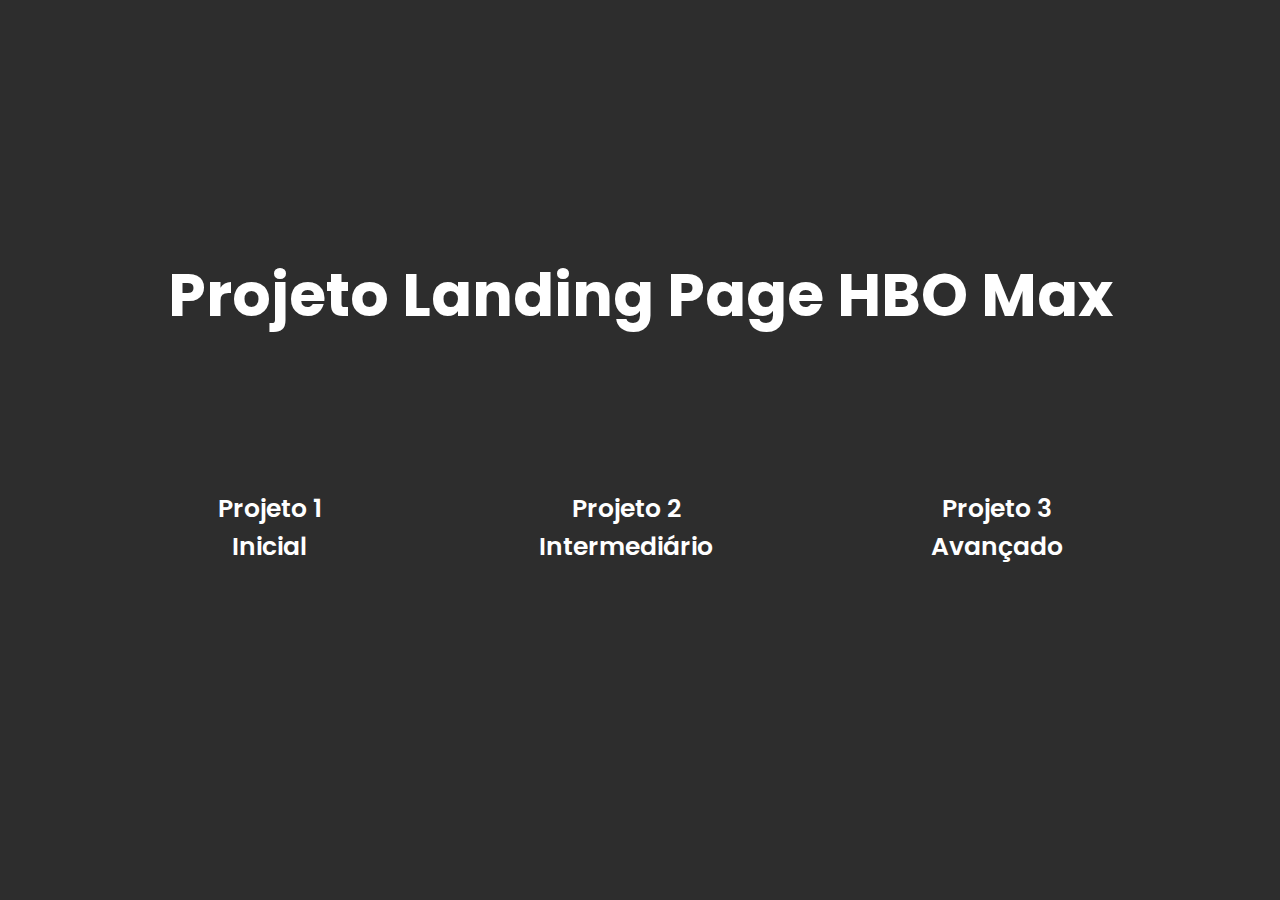
<file: index.html>
<!DOCTYPE html>
<html lang="pt-br">
<head>
    <meta charset="UTF-8">
    <meta http-equiv="X-UA-Compatible" content="IE=edge">
    <meta name="viewport" content="width=device-width, initial-scale=1.0">
    <title>Landing Page HBO Max</title>
    <link href="assets/css/index.css" rel="stylesheet" type="text/css">
</head>
<body>
    <header>
        <h1>Projeto Landing Page HBO Max</h1>
    </header>
    <section>
        <a href="projetoHBOMax1.html">Projeto 1<br>Inicial</a>
        <a href="projetoHBOMax2.html">Projeto 2<br>Intermediário</a>
        <a href="projetoHBOMax3.html">Projeto 3<br>Avançado</a>
    </section>
</body>
</html>
</file>
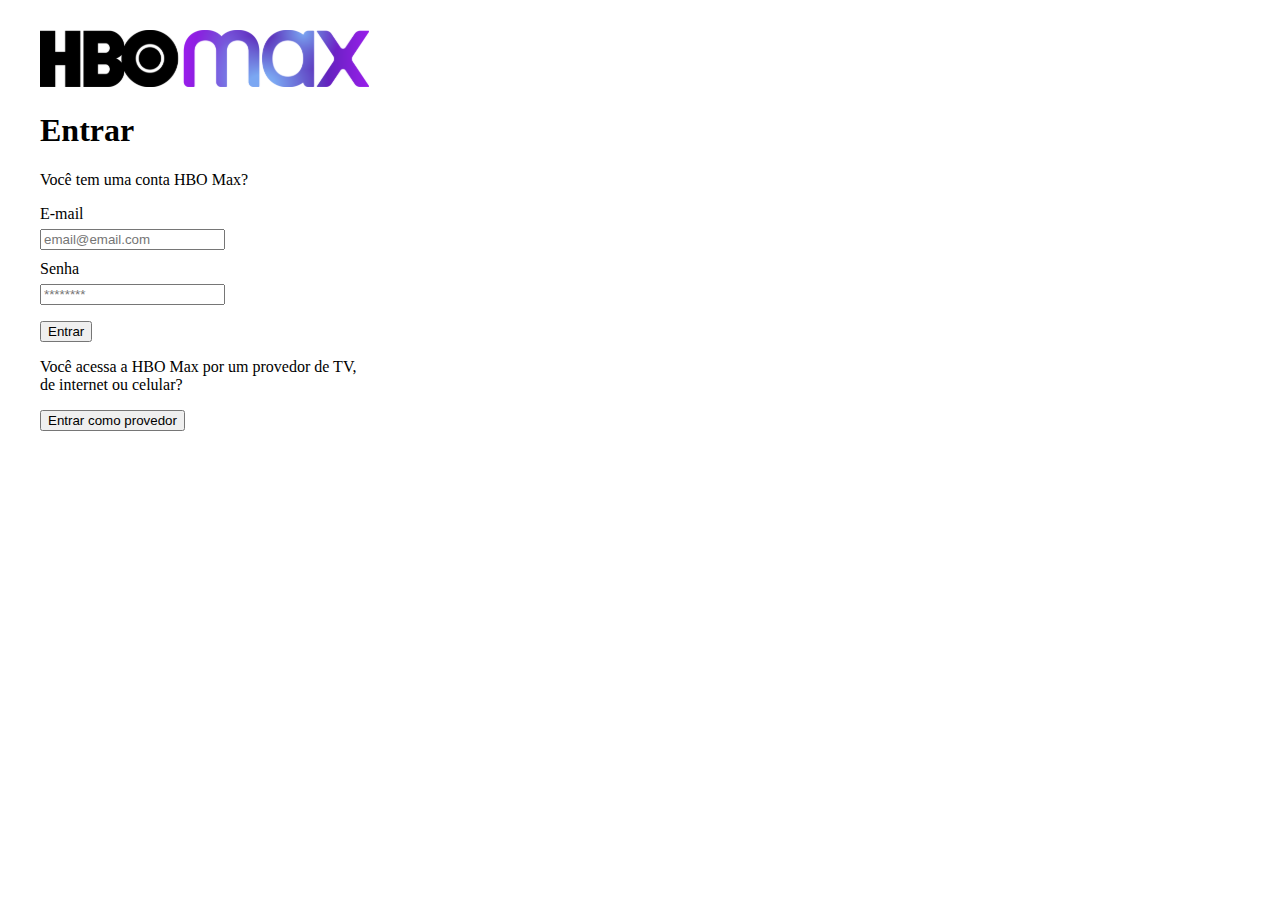
<file: projetoHBOMax1.html>
<!DOCTYPE html>
<html lang="pt-br">
<head>
    <meta charset="UTF-8">
    <meta http-equiv="X-UA-Compatible" content="IE=edge">
    <meta name="viewport" content="width=device-width, initial-scale=1.0">
    <title>Desafio Inicial</title>
</head>
<style>
    body{
        margin: 30px 40px;
    }
    form div{
        margin-top: 10px;
    }
    input{
        margin-top: 6px;

    }
</style>
<body>
    <header>
        <img src="assets/images/LogoHBO.svg">
        <h1>Entrar</h1>
        <p>Você tem uma conta HBO Max?</p>
    </header>
    <main>
        <form>
            <div>
                <label>E-mail<br></label>
                <input type="email" required placeholder="email@email.com" name="E-mail">
            </div>
            
            <div>
                <label>Senha<br></label>
                <input type="text" required placeholder="********" name="Senha">
            </div>
            
            <div>
                <input type="submit" value="Entrar">
            </div>
        </form>
    </main>
    <footer>
        <p>Você acessa a HBO Max por um provedor de TV,<br>
        de internet ou celular?</p>
        <button type="button"> Entrar como provedor</button>
    </footer>
</body>
</html>
</file>
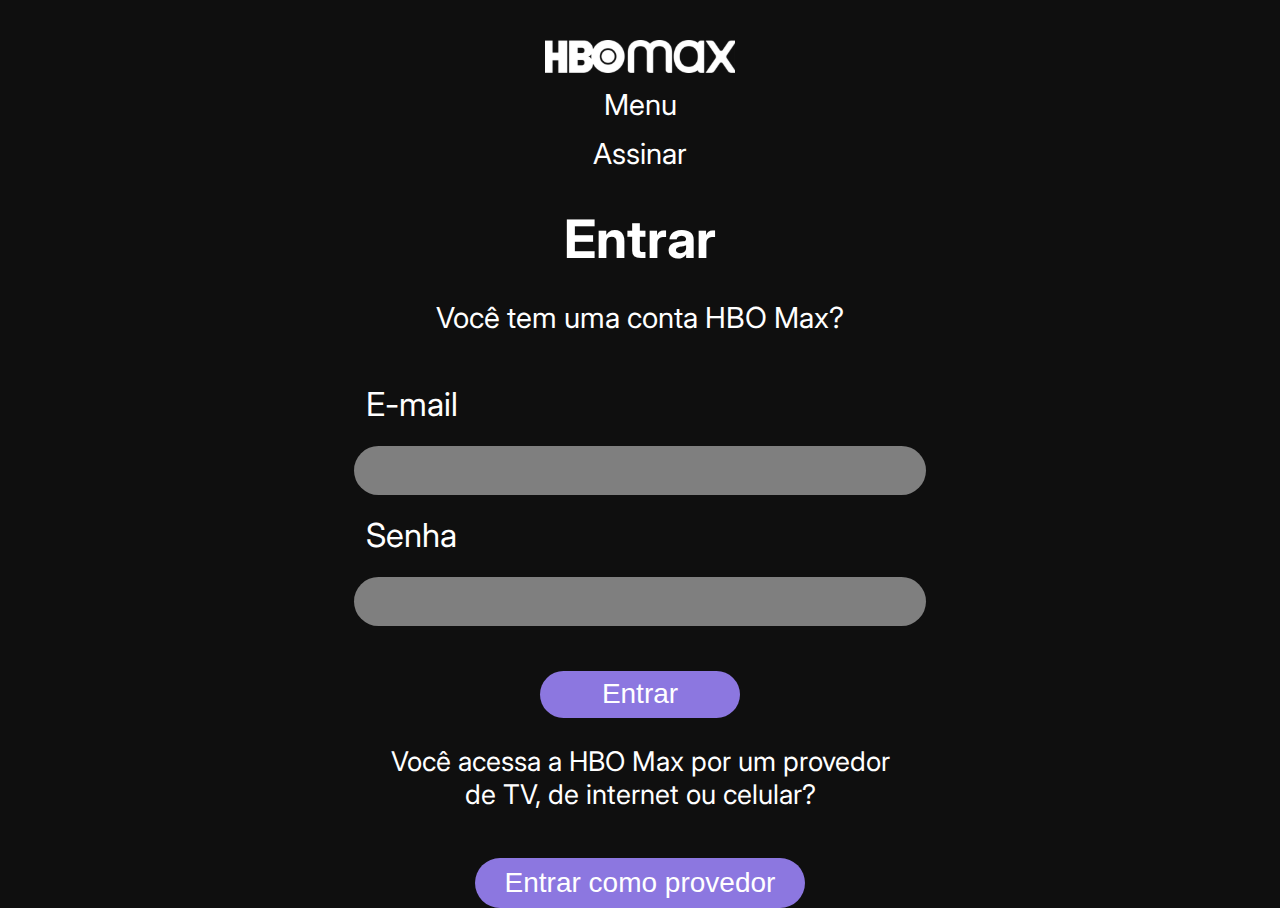
<file: projetoHBOMax2.html>
<!DOCTYPE html>
<html lang="pt-br">
<head>
    <meta charset="UTF-8">
    <meta http-equiv="X-UA-Compatible" content="IE=edge">
    <meta name="viewport" content="width=device-width, initial-scale=1.0">
    <title>Desafio Intermediário</title>
    <link href="assets/css/projetoHBOMax2.css" rel="stylesheet" type="text/css">
</head>
<body>
    <header>
        <img src="assets/images/LogoHBOMax2.svg">
        <a href="">Menu</a>
        <a href="">Assinar</a>
    </header>
    <main>
        <h1>Entrar</h1>
        <p>Você tem uma conta HBO Max?</p>
        <form>
            <div>
                <label id="block">E-mail</label>
                <input type="email" name="email" >
            </div>

            <div>
                <label id="block">Senha</label>
                <input type="text" name="senha" >
            </div>
            <div id="input1">
                <input type="submit" value="Entrar">
            </div>
        </form>
    </main>
    <footer>
        <p>
            Você acessa a HBO Max por um provedor<br>
            de TV, de internet ou celular?
        </p>
        <button type="button">Entrar como provedor</button>
    </footer>
</body>
</html>
</file>
<file: assets/css/index.css>
@import url('https://fonts.googleapis.com/css2?family=Poppins:wght@600&display=swap');
        body{
            margin:0;
            padding:0;
            background-color: #2D2D2D;
        }
        header{
            text-align: center;
            margin-top: 250px;
            font-size: 30px;
            font-family: 'Poppins';
            font-weight: 600;
            margin-bottom: 150px;
            color: white;
        }
        header h1{
            text-align: center;
            margin: auto 40px;
        }
        section{
            display:flex;
            justify-content: space-evenly;
        }
        section a{
            text-align: center;
            color: white;
            text-decoration: none;
            font-family: 'Poppins';
            font-size: 25px;
            font-weight: 600;
        }
        section a:hover{
            color: #959595;
        }
        @media only screen and (max-width: 560px){
            header{
                margin-top: 100px;
                font-size: 20px;
                margin-bottom: 80px;
            }
            header h1{
                display: inline-block;
                text-align: center;
                width:300px; 
                
            }
            section{
                display: flex;
                flex-direction: column;
            }
            section a{
                margin-top: 30px;
            }
        }
</file>
<file: assets/css/projetoHBOMax2.css>
@import url('https://fonts.googleapis.com/css2?family=Inter:wght@400;700&display=swap');
        body{
            margin: 0;
            padding: 0;
            background-color: #0F0F0F;
        }

        header{
            display: flex;
            flex-direction: column;
            align-items: center;
            margin-top: 40px;
        }
        header a{
            text-decoration: none;
            color: white;
            font-size: 29px;
            font-family: 'Inter';
            margin-top: 14px;
            font-weight: 400;
        }
        header img{
            width: 190px;
        }
        main{
            display:flex;
            flex-direction: column;
            align-items: center;
            color: white;
            font-family: 'Inter';
        }
        main h1{
            font-size: 53px;
            font-weight: 700;
            margin-bottom: 0;
        }
        main p{
            font-size: 29px;
            font-weight: 400;
        }
        form{
            display:flex;
            flex-direction: column;
        }
        label{
            display: block;
            font-size: 33px;
            font-weight: 400;
            margin-top: 20px;
            margin-bottom: 22px;
            padding-left: 12px;
        }
        input{
            width: 550px;
            height:47px;
            background-color: #7F7F7F;
            border-radius: 25px;
            border: none;
            color: white;
            font-size:25px;
            
        }
        input:not(input[type="submit"]){
            padding-left: 20px;
        }
        #input1{
            text-align: center;
        }
        input[type="submit"]{
            margin-top: 45px;
            width: 200px;
            color: white;
            font-size: 28px;
            background-color: #8C77E0;
        }
        input[type="submit"]:hover{
            cursor:pointer;
        }
        footer{
            display: flex;
            flex-direction: column;
            align-items: center;
            color: white;
            font-family: 'Inter';
            font-weight: 400;
        }
        footer p{
            font-size: 27px;
            text-align: center;
        }
        footer button{
            margin-top: 20px;
            width: 330px;
            height: 50px;
            font-size: 28px;
            border-radius: 25px;
            color: white;
            border: none;
            background-color: #8C77E0;
        }
        footer button:hover{
            cursor:pointer;
        }
        @media only screen and (max-width:650px) {
            input{
                width: 350px;
            }
            header{
                margin-top: 20px;
            }
            main p{
                margin: 29px 15px 0px 15px;
                text-align: center;
            }
            main h1{
                margin: 25px 10px 0 10px;
            }

            form{
                margin-top: 0px;
            }
            footer p{
                margin: 20px 10px 15px 10px;
            }
        }
</file>
